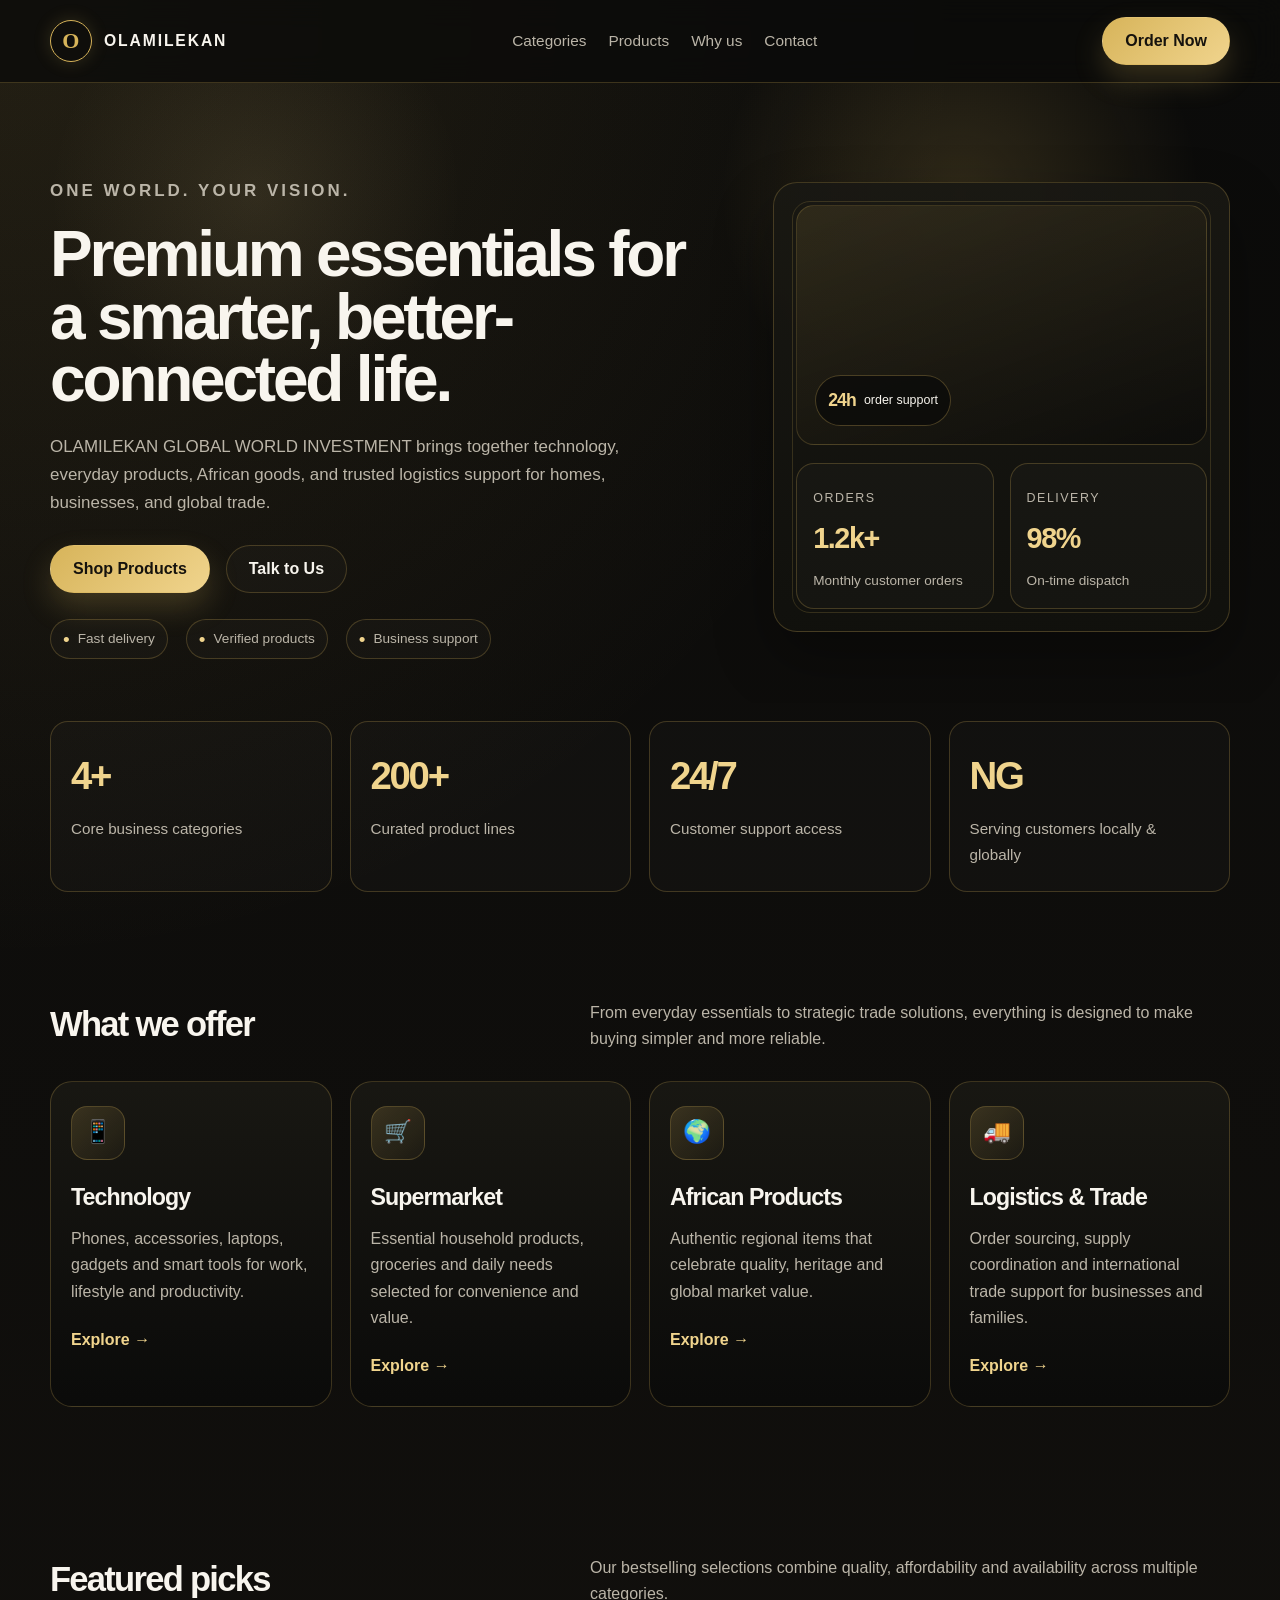
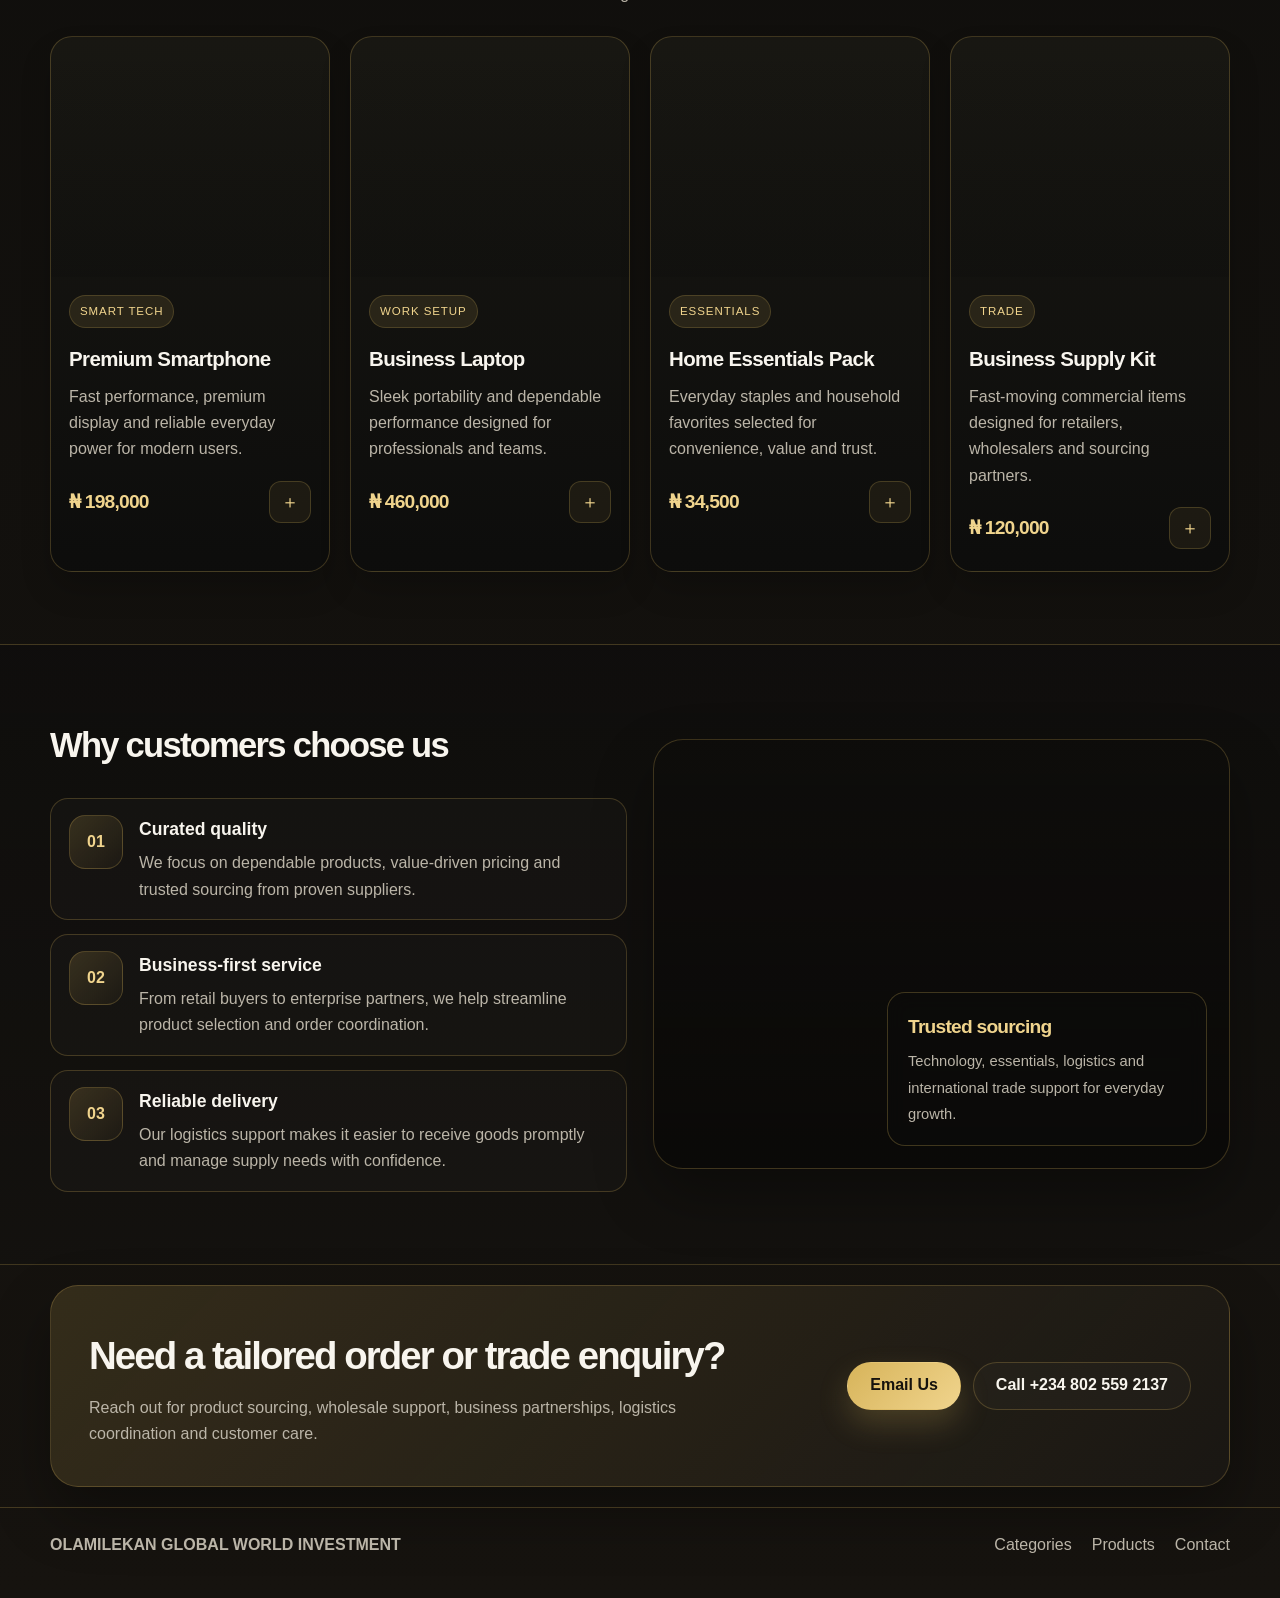
<file: index.html>
<!doctype html>
<html lang="en-NG">
<head>
  <meta charset="utf-8">
  <meta name="viewport" content="width=device-width, initial-scale=1">
  <meta name="theme-color" content="#0b0b0a">
  <meta name="description" content="Explore technology, supermarket essentials and African products from OLAMILEKAN GLOBAL WORLD INVESTMENT. Contact us for orders, sourcing, delivery and international trade enquiries.">
  <meta name="author" content="OLAMILEKAN GLOBAL WORLD INVESTMENT">
  <meta property="og:type" content="website">
  <meta property="og:title" content="OLAMILEKAN GLOBAL WORLD INVESTMENT | One World. Your Vision.">
  <meta property="og:description" content="Technology, supermarket essentials, African products, logistics and international trade enquiries.">
  <meta property="og:locale" content="en_NG">
  <title>OLAMILEKAN GLOBAL WORLD INVESTMENT | One World. Your Vision.</title>
  <script type="application/ld+json">
  {
    "@context": "https://schema.org",
    "@type": "Organization",
    "name": "OLAMILEKAN GLOBAL WORLD INVESTMENT",
    "founder": { "@type": "Person", "name": "Bello Ashimiu Olalekan" },
    "email": "olalekanb817@gmail.com",
    "telephone": "+2348025592137",
    "description": "Technology products, supermarket essentials, African products, logistics and international trade enquiries."
  }
  </script>
  <style>
    :root {
      color-scheme: dark;
      --ink: #0b0b0a;
      --ink-2: #14120f;
      --surface: #121210;
      --panel: #191813;
      --panel-2: #201d17;
      --gold: #d7b45a;
      --gold-bright: #f0d48d;
      --gold-deep: #9c7a22;
      --cream: #f8f5ee;
      --muted: #bbb5a8;
      --line: rgba(215, 180, 90, .24);
      --shadow: 0 26px 60px rgba(0,0,0,.32);
      --radius: 24px;
      --container: min(1180px, calc(100% - 40px));
      font-family: Inter, "Segoe UI", Arial, sans-serif;
      scroll-behavior: smooth;
      scroll-padding-top: 96px;
    }

    * { box-sizing: border-box; }
    html { scroll-behavior: smooth; }
    body {
      margin: 0;
      background:
        radial-gradient(circle at top left, rgba(215,180,90,0.12), transparent 28%),
        linear-gradient(180deg, #0b0b0a 0%, #16130f 100%);
      color: var(--cream);
      line-height: 1.65;
      font-family: Inter, "Segoe UI", Arial, sans-serif;
    }

    a { color: inherit; text-decoration: none; }
    img { max-width: 100%; display: block; }
    button, input, textarea { font: inherit; }

    .wrap {
      width: var(--container);
      margin-inline: auto;
    }

    .topbar {
      position: sticky;
      top: 0;
      z-index: 30;
      background: rgba(11, 11, 10, .82);
      border-bottom: 1px solid var(--line);
      backdrop-filter: blur(14px);
    }

    .nav {
      min-height: 82px;
      display: flex;
      align-items: center;
      justify-content: space-between;
      gap: 20px;
    }

    .brand {
      display: inline-flex;
      align-items: center;
      gap: 12px;
      font-weight: 700;
      letter-spacing: .02em;
    }

    .brand-mark {
      width: 42px;
      height: 42px;
      border: 1px solid var(--gold);
      border-radius: 50%;
      display: grid;
      place-items: center;
      color: var(--gold);
      font: 700 22px Georgia, serif;
      box-shadow: 0 0 18px rgba(215,180,90,.18);
    }

    .brand-name {
      font-size: .98rem;
      text-transform: uppercase;
      letter-spacing: .12em;
    }

    .nav-links {
      display: flex;
      align-items: center;
      gap: 22px;
      color: var(--muted);
      font-size: .96rem;
    }

    .nav-links a { transition: color .2s ease; }
    .nav-links a:hover { color: var(--gold-bright); }

    .btn {
      display: inline-flex;
      align-items: center;
      justify-content: center;
      min-height: 48px;
      padding: 0 22px;
      border-radius: 999px;
      border: 1px solid transparent;
      font-weight: 700;
      transition: transform .2s ease, box-shadow .2s ease, border-color .2s ease;
    }

    .btn:hover {
      transform: translateY(-1px);
      box-shadow: 0 14px 30px rgba(215,180,90,.16);
    }

    .btn-gold {
      background: linear-gradient(135deg, var(--gold) 0%, var(--gold-bright) 100%);
      color: #15120d;
      box-shadow: 0 14px 30px rgba(215,180,90,.22);
    }

    .btn-ghost {
      border-color: var(--line);
      background: rgba(255,255,255,.02);
      color: var(--cream);
    }

    .hero {
      padding: 72px 0 44px;
      position: relative;
      overflow: hidden;
    }

    .hero::before {
      content: "";
      position: absolute;
      inset: 0;
      background:
        radial-gradient(circle at 75% 18%, rgba(215,180,90,.18), transparent 22%),
        radial-gradient(circle at 20% 18%, rgba(240,212,141,.1), transparent 18%);
      pointer-events: none;
    }

    .hero-grid {
      position: relative;
      z-index: 1;
      display: grid;
      grid-template-columns: 1.2fr .8fr;
      gap: 38px;
      align-items: center;
    }

    .eyebrow {
      margin: 0 0 18px;
      color: var(--gold-bright);
      letter-spacing: .18em;
      text-transform: uppercase;
      font-size: .76rem;
      font-weight: 700;
    }

    h1 {
      margin: 0;
      font-size: clamp(2.7rem, 5vw, 5rem);
      line-height: .98;
      letter-spacing: -.05em;
      max-width: 680px;
    }

    .hero-copy p {
      max-width: 620px;
      color: var(--muted);
      font-size: 1.06rem;
      margin-top: 22px;
    }

    .actions {
      display: flex;
      flex-wrap: wrap;
      gap: 16px;
      margin-top: 28px;
    }

    .trust {
      list-style: none;
      padding: 0;
      margin: 26px 0 0;
      display: flex;
      flex-wrap: wrap;
      gap: 18px;
      color: var(--muted);
      font-size: .85rem;
    }

    .trust li {
      display: inline-flex;
      align-items: center;
      gap: 8px;
      padding: 8px 12px;
      border: 1px solid var(--line);
      border-radius: 999px;
      background: rgba(255,255,255,.02);
    }

    .trust li::before {
      content: "•";
      color: var(--gold-bright);
      font-size: 1.2rem;
      line-height: 1;
    }

    .hero-panel {
      background: linear-gradient(180deg, rgba(25,24,19,.94), rgba(17,17,13,.98));
      border: 1px solid var(--line);
      border-radius: var(--radius);
      box-shadow: var(--shadow);
      padding: 22px;
      position: relative;
    }

    .hero-panel::before {
      content: "";
      position: absolute;
      inset: 18px;
      border: 1px solid rgba(215,180,90,.18);
      border-radius: 18px;
      pointer-events: none;
    }

    .showcase {
      position: relative;
      z-index: 1;
      display: grid;
      gap: 18px;
    }

    .showcase-visual {
      min-height: 240px;
      background:
        linear-gradient(160deg, rgba(215,180,90,.12), rgba(11,11,10,0.75)),
        url('https://images.unsplash.com/photo-1524758631624-e2822e304c36?auto=format&fit=crop&w=900&q=80') center/cover no-repeat;
      border-radius: 18px;
      position: relative;
      overflow: hidden;
      border: 1px solid rgba(215,180,90,.2);
    }

    .showcase-badge {
      position: absolute;
      left: 18px;
      bottom: 18px;
      display: inline-flex;
      align-items: center;
      gap: 8px;
      border-radius: 999px;
      background: rgba(11,11,10,.82);
      border: 1px solid rgba(215,180,90,.3);
      padding: 10px 12px;
      color: var(--cream);
      font-size: .78rem;
    }

    .showcase-badge strong {
      color: var(--gold-bright);
      font-size: 1.1rem;
      letter-spacing: -.05em;
    }

    .mini-grid {
      display: grid;
      grid-template-columns: repeat(2, minmax(0,1fr));
      gap: 16px;
    }

    .mini-card {
      padding: 16px;
      border-radius: 18px;
      background: rgba(255,255,255,.02);
      border: 1px solid var(--line);
      min-height: 118px;
    }

    .mini-card .label {
      color: var(--muted);
      font-size: .78rem;
      text-transform: uppercase;
      letter-spacing: .12em;
      display: block;
      margin-bottom: 6px;
    }

    .mini-card strong {
      display: block;
      font-size: 1.8rem;
      letter-spacing: -.05em;
      color: var(--gold-bright);
    }

    .mini-card span {
      display: block;
      margin-top: 8px;
      color: var(--muted);
      font-size: .85rem;
    }

    .stats {
      padding: 18px 0 32px;
    }

    .stats-grid {
      display: grid;
      grid-template-columns: repeat(4, minmax(0,1fr));
      gap: 18px;
    }

    .stat-card {
      background: rgba(255,255,255,.02);
      border: 1px solid var(--line);
      border-radius: 18px;
      padding: 22px 20px;
    }

    .stat-card strong {
      display: block;
      font-size: clamp(1.8rem, 3vw, 2.5rem);
      letter-spacing: -.06em;
      color: var(--gold-bright);
      margin-bottom: 8px;
    }

    .stat-card span {
      color: var(--muted);
      font-size: .95rem;
    }

    section {
      padding: 72px 0;
    }

    .section-head {
      margin-bottom: 28px;
      display: flex;
      align-items: end;
      justify-content: space-between;
      gap: 20px;
    }

    .section-head h2 {
      margin: 0;
      font-size: clamp(2rem, 2.7vw, 2.9rem);
      letter-spacing: -.05em;
    }

    .section-head p {
      max-width: 640px;
      margin: 0;
      color: var(--muted);
    }

    .categories-grid {
      display: grid;
      grid-template-columns: repeat(4, minmax(0,1fr));
      gap: 18px;
    }

    .category-card {
      position: relative;
      overflow: hidden;
      padding: 24px 20px 26px;
      border-radius: 22px;
      background: linear-gradient(180deg, rgba(25,24,19,.96), rgba(11,11,10,.98));
      border: 1px solid var(--line);
      min-height: 246px;
      transition: transform .2s ease, border-color .2s ease;
    }

    .category-card:hover {
      transform: translateY(-4px);
      border-color: rgba(215,180,90,.46);
    }

    .category-icon {
      width: 54px;
      height: 54px;
      border-radius: 16px;
      background: linear-gradient(135deg, rgba(215,180,90,.18), rgba(215,180,90,.04));
      display: grid;
      place-items: center;
      border: 1px solid rgba(215,180,90,.25);
      color: var(--gold-bright);
      font-size: 1.4rem;
      margin-bottom: 18px;
    }

    .category-card h3 {
      margin: 0 0 10px;
      font-size: 1.45rem;
      letter-spacing: -.04em;
    }

    .category-card p {
      margin: 0;
      color: var(--muted);
    }

    .category-card .more {
      margin-top: 22px;
      display: inline-flex;
      align-items: center;
      gap: 8px;
      color: var(--gold-bright);
      font-weight: 700;
    }

    .products-grid {
      display: grid;
      grid-template-columns: repeat(4, minmax(0,1fr));
      gap: 20px;
    }

    .product-card {
      background: linear-gradient(180deg, rgba(25,24,19,.96), rgba(13,13,12,.98));
      border: 1px solid var(--line);
      border-radius: 22px;
      overflow: hidden;
      box-shadow: 0 18px 30px rgba(0,0,0,.18);
    }

    .product-image {
      height: 240px;
      background-size: cover;
      background-position: center;
      position: relative;
    }

    .product-image::after {
      content: "";
      position: absolute;
      inset: 0;
      background: linear-gradient(180deg, rgba(11,11,10,0), rgba(11,11,10,.22));
    }

    .product-meta {
      padding: 18px 18px 22px;
    }

    .tag {
      display: inline-flex;
      align-items: center;
      padding: 6px 10px;
      background: rgba(215,180,90,.12);
      border: 1px solid rgba(215,180,90,.2);
      color: var(--gold-bright);
      border-radius: 999px;
      font-size: .72rem;
      letter-spacing: .08em;
      text-transform: uppercase;
    }

    .product-card h3 {
      margin: 14px 0 8px;
      font-size: 1.28rem;
      letter-spacing: -.03em;
    }

    .product-card p {
      margin: 0;
      color: var(--muted);
      min-height: 48px;
    }

    .product-footer {
      margin-top: 18px;
      display: flex;
      align-items: center;
      justify-content: space-between;
      gap: 10px;
    }

    .price {
      font-weight: 800;
      font-size: 1.2rem;
      letter-spacing: -.04em;
      color: var(--gold-bright);
    }

    .cart {
      width: 42px;
      height: 42px;
      border-radius: 12px;
      border: 1px solid rgba(215,180,90,.22);
      background: rgba(215,180,90,.08);
      display: grid;
      place-items: center;
      color: var(--gold-bright);
      font-size: 1.15rem;
    }

    .why {
      background: linear-gradient(180deg, rgba(14,13,12,.8), rgba(19,17,14,.96));
      border-top: 1px solid var(--line);
      border-bottom: 1px solid var(--line);
    }

    .why-grid {
      display: grid;
      grid-template-columns: 1fr 1fr;
      gap: 26px;
      align-items: center;
    }

    .feature-list {
      display: grid;
      gap: 14px;
    }

    .feature-item {
      display: grid;
      grid-template-columns: 54px 1fr;
      gap: 16px;
      align-items: start;
      background: rgba(255,255,255,.02);
      border: 1px solid var(--line);
      border-radius: 18px;
      padding: 16px 18px;
    }

    .feature-num {
      width: 54px;
      height: 54px;
      border-radius: 16px;
      background: linear-gradient(135deg, rgba(215,180,90,.18), rgba(215,180,90,.04));
      border: 1px solid rgba(215,180,90,.24);
      display: grid;
      place-items: center;
      color: var(--gold-bright);
      font-weight: 800;
    }

    .feature-item h3 {
      margin: 0 0 6px;
      font-size: 1.1rem;
    }

    .feature-item p {
      margin: 0;
      color: var(--muted);
    }

    .why-visual {
      min-height: 430px;
      border-radius: 30px;
      border: 1px solid var(--line);
      background:
        linear-gradient(180deg, rgba(0,0,0,.10), rgba(0,0,0,.42)),
        url('https://images.unsplash.com/photo-1556740749-887f6717d7e4?auto=format&fit=crop&w=1200&q=80') center/cover no-repeat;
      position: relative;
      overflow: hidden;
      box-shadow: var(--shadow);
    }

    .callout {
      position: absolute;
      right: 22px;
      bottom: 22px;
      width: min(320px, calc(100% - 44px));
      padding: 18px 20px;
      border-radius: 18px;
      background: rgba(11,11,10,.82);
      border: 1px solid rgba(215,180,90,.26);
      backdrop-filter: blur(10px);
    }

    .callout strong {
      display: block;
      color: var(--gold-bright);
      margin-bottom: 6px;
      font-size: 1.2rem;
      letter-spacing: -.04em;
    }

    .callout span {
      color: var(--muted);
      font-size: .92rem;
    }

    .cta-strip {
      padding-top: 20px;
      padding-bottom: 20px;
    }

    .cta-box {
      background: linear-gradient(135deg, rgba(215,180,90,.16), rgba(255,255,255,.02));
      border: 1px solid var(--line);
      border-radius: 28px;
      padding: clamp(24px, 4vw, 38px);
      display: flex;
      align-items: center;
      justify-content: space-between;
      gap: 20px;
      box-shadow: var(--shadow);
    }

    .cta-box h2 {
      margin: 0 0 8px;
      font-size: clamp(2rem, 3vw, 2.8rem);
      letter-spacing: -.05em;
    }

    .cta-box p {
      margin: 0;
      color: var(--muted);
      max-width: 620px;
    }

    .cta-actions {
      display: flex;
      flex-wrap: wrap;
      gap: 12px;
    }

    footer {
      padding: 24px 0 40px;
      border-top: 1px solid var(--line);
      color: var(--muted);
    }

    .footer-wrap {
      width: var(--container);
      margin-inline: auto;
      display: flex;
      align-items: center;
      justify-content: space-between;
      gap: 20px;
      flex-wrap: wrap;
    }

    .footer-links {
      display: flex;
      flex-wrap: wrap;
      gap: 20px;
    }

    @media (max-width: 980px) {
      .hero-grid,
      .why-grid,
      .categories-grid,
      .products-grid,
      .stats-grid {
        grid-template-columns: repeat(2, minmax(0,1fr));
      }

      .hero-grid,
      .why-grid {
        grid-template-columns: 1fr;
      }

      .nav-links {
        display: none;
      }
    }

    @media (max-width: 620px) {
      .hero {
        padding-top: 54px;
      }

      .categories-grid,
      .products-grid,
      .stats-grid {
        grid-template-columns: 1fr;
      }

      .cta-box {
        flex-direction: column;
        align-items: flex-start;
      }

      .section-head {
        flex-direction: column;
        align-items: flex-start;
      }

      .btn {
        width: 100%;
      }

      .actions,
      .cta-actions {
        width: 100%;
      }

      .brand-name {
        letter-spacing: .08em;
      }
    }
  </style>
</head>
<body>
  <header class="topbar">
    <div class="wrap nav">
      <a class="brand" href="#home" aria-label="OLAMILEKAN GLOBAL WORLD INVESTMENT home">
        <span class="brand-mark">O</span>
        <span class="brand-name">OLAMILEKAN</span>
      </a>

      <nav class="nav-links" aria-label="Main navigation">
        <a href="#categories">Categories</a>
        <a href="#products">Products</a>
        <a href="#why-us">Why us</a>
        <a href="#contact">Contact</a>
      </nav>

      <a class="btn btn-gold" href="#contact">Order Now</a>
    </div>
  </header>

  <main id="home">
    <section class="hero">
      <div class="wrap hero-grid">
        <div class="hero-copy">
          <p class="eyebrow">One World. Your Vision.</p>
          <h1>Premium essentials for a smarter, better-connected life.</h1>
          <p>
            OLAMILEKAN GLOBAL WORLD INVESTMENT brings together technology, everyday products,
            African goods, and trusted logistics support for homes, businesses, and global trade.
          </p>

          <div class="actions">
            <a class="btn btn-gold" href="#products">Shop Products</a>
            <a class="btn btn-ghost" href="#contact">Talk to Us</a>
          </div>

          <ul class="trust" aria-label="Brand trust points">
            <li>Fast delivery</li>
            <li>Verified products</li>
            <li>Business support</li>
          </ul>
        </div>

        <div class="hero-panel" aria-label="Highly curated business showcase">
          <div class="showcase">
            <div class="showcase-visual">
              <div class="showcase-badge"><strong>24h</strong> order support</div>
            </div>
            <div class="mini-grid">
              <div class="mini-card">
                <span class="label">Orders</span>
                <strong>1.2k+</strong>
                <span>Monthly customer orders</span>
              </div>
              <div class="mini-card">
                <span class="label">Delivery</span>
                <strong>98%</strong>
                <span>On-time dispatch</span>
              </div>
            </div>
          </div>
        </div>
      </div>
    </section>

    <section class="stats" aria-label="Business statistics">
      <div class="wrap stats-grid">
        <article class="stat-card">
          <strong>4+</strong>
          <span>Core business categories</span>
        </article>
        <article class="stat-card">
          <strong>200+</strong>
          <span>Curated product lines</span>
        </article>
        <article class="stat-card">
          <strong>24/7</strong>
          <span>Customer support access</span>
        </article>
        <article class="stat-card">
          <strong>NG</strong>
          <span>Serving customers locally &amp; globally</span>
        </article>
      </div>
    </section>

    <section id="categories">
      <div class="wrap">
        <div class="section-head">
          <h2>What we offer</h2>
          <p>From everyday essentials to strategic trade solutions, everything is designed to make buying simpler and more reliable.</p>
        </div>

        <div class="categories-grid">
          <article class="category-card">
            <div class="category-icon">📱</div>
            <h3>Technology</h3>
            <p>Phones, accessories, laptops, gadgets and smart tools for work, lifestyle and productivity.</p>
            <div class="more">Explore →</div>
          </article>

          <article class="category-card">
            <div class="category-icon">🛒</div>
            <h3>Supermarket</h3>
            <p>Essential household products, groceries and daily needs selected for convenience and value.</p>
            <div class="more">Explore →</div>
          </article>

          <article class="category-card">
            <div class="category-icon">🌍</div>
            <h3>African Products</h3>
            <p>Authentic regional items that celebrate quality, heritage and global market value.</p>
            <div class="more">Explore →</div>
          </article>

          <article class="category-card">
            <div class="category-icon">🚚</div>
            <h3>Logistics &amp; Trade</h3>
            <p>Order sourcing, supply coordination and international trade support for businesses and families.</p>
            <div class="more">Explore →</div>
          </article>
        </div>
      </div>
    </section>

    <section id="products">
      <div class="wrap">
        <div class="section-head">
          <h2>Featured picks</h2>
          <p>Our bestselling selections combine quality, affordability and availability across multiple categories.</p>
        </div>

        <div class="products-grid">
          <article class="product-card">
            <div class="product-image" style="background-image:url('https://images.unsplash.com/photo-1511707171634-5f897ff02aa9?auto=format&fit=crop&w=900&q=80');"></div>
            <div class="product-meta">
              <span class="tag">Smart Tech</span>
              <h3>Premium Smartphone</h3>
              <p>Fast performance, premium display and reliable everyday power for modern users.</p>
              <div class="product-footer">
                <span class="price">₦ 198,000</span>
                <span class="cart" aria-label="Add to cart">＋</span>
              </div>
            </div>
          </article>

          <article class="product-card">
            <div class="product-image" style="background-image:url('https://images.unsplash.com/photo-1496181133206-80ce9b88a853?auto=format&fit=crop&w=900&q=80');"></div>
            <div class="product-meta">
              <span class="tag">Work Setup</span>
              <h3>Business Laptop</h3>
              <p>Sleek portability and dependable performance designed for professionals and teams.</p>
              <div class="product-footer">
                <span class="price">₦ 460,000</span>
                <span class="cart" aria-label="Add to cart">＋</span>
              </div>
            </div>
          </article>

          <article class="product-card">
            <div class="product-image" style="background-image:url('https://images.unsplash.com/photo-1542838132-92c53300491e?auto=format&fit=crop&w=900&q=80');"></div>
            <div class="product-meta">
              <span class="tag">Essentials</span>
              <h3>Home Essentials Pack</h3>
              <p>Everyday staples and household favorites selected for convenience, value and trust.</p>
              <div class="product-footer">
                <span class="price">₦ 34,500</span>
                <span class="cart" aria-label="Add to cart">＋</span>
              </div>
            </div>
          </article>

          <article class="product-card">
            <div class="product-image" style="background-image:url('https://images.unsplash.com/photo-1520607162513-77705c0f0d4a?auto=format&fit=crop&w=900&q=80');"></div>
            <div class="product-meta">
              <span class="tag">Trade</span>
              <h3>Business Supply Kit</h3>
              <p>Fast-moving commercial items designed for retailers, wholesalers and sourcing partners.</p>
              <div class="product-footer">
                <span class="price">₦ 120,000</span>
                <span class="cart" aria-label="Add to cart">＋</span>
              </div>
            </div>
          </article>
        </div>
      </div>
    </section>

    <section class="why" id="why-us">
      <div class="wrap why-grid">
        <div>
          <div class="section-head" style="margin-bottom: 24px;">
            <h2>Why customers choose us</h2>
          </div>

          <div class="feature-list">
            <div class="feature-item">
              <div class="feature-num">01</div>
              <div>
                <h3>Curated quality</h3>
                <p>We focus on dependable products, value-driven pricing and trusted sourcing from proven suppliers.</p>
              </div>
            </div>

            <div class="feature-item">
              <div class="feature-num">02</div>
              <div>
                <h3>Business-first service</h3>
                <p>From retail buyers to enterprise partners, we help streamline product selection and order coordination.</p>
              </div>
            </div>

            <div class="feature-item">
              <div class="feature-num">03</div>
              <div>
                <h3>Reliable delivery</h3>
                <p>Our logistics support makes it easier to receive goods promptly and manage supply needs with confidence.</p>
              </div>
            </div>
          </div>
        </div>

        <div class="why-visual" aria-label="Business customer support image">
          <div class="callout">
            <strong>Trusted sourcing</strong>
            <span>Technology, essentials, logistics and international trade support for everyday growth.</span>
          </div>
        </div>
      </div>
    </section>

    <section class="cta-strip" id="contact">
      <div class="wrap">
        <div class="cta-box">
          <div>
            <h2>Need a tailored order or trade enquiry?</h2>
            <p>Reach out for product sourcing, wholesale support, business partnerships, logistics coordination and customer care.</p>
          </div>

          <div class="cta-actions">
            <a class="btn btn-gold" href="mailto:olalekanb817@gmail.com">Email Us</a>
            <a class="btn btn-ghost" href="tel:+2348025592137">Call +234 802 559 2137</a>
          </div>
        </div>
      </div>
    </section>
  </main>

  <footer>
    <div class="footer-wrap">
      <div>
        <strong>OLAMILEKAN GLOBAL WORLD INVESTMENT</strong>
      </div>
      <div class="footer-links">
        <a href="#categories">Categories</a>
        <a href="#products">Products</a>
        <a href="#contact">Contact</a>
      </div>
    </div>
  </footer>
</body>
</html>
</file>
